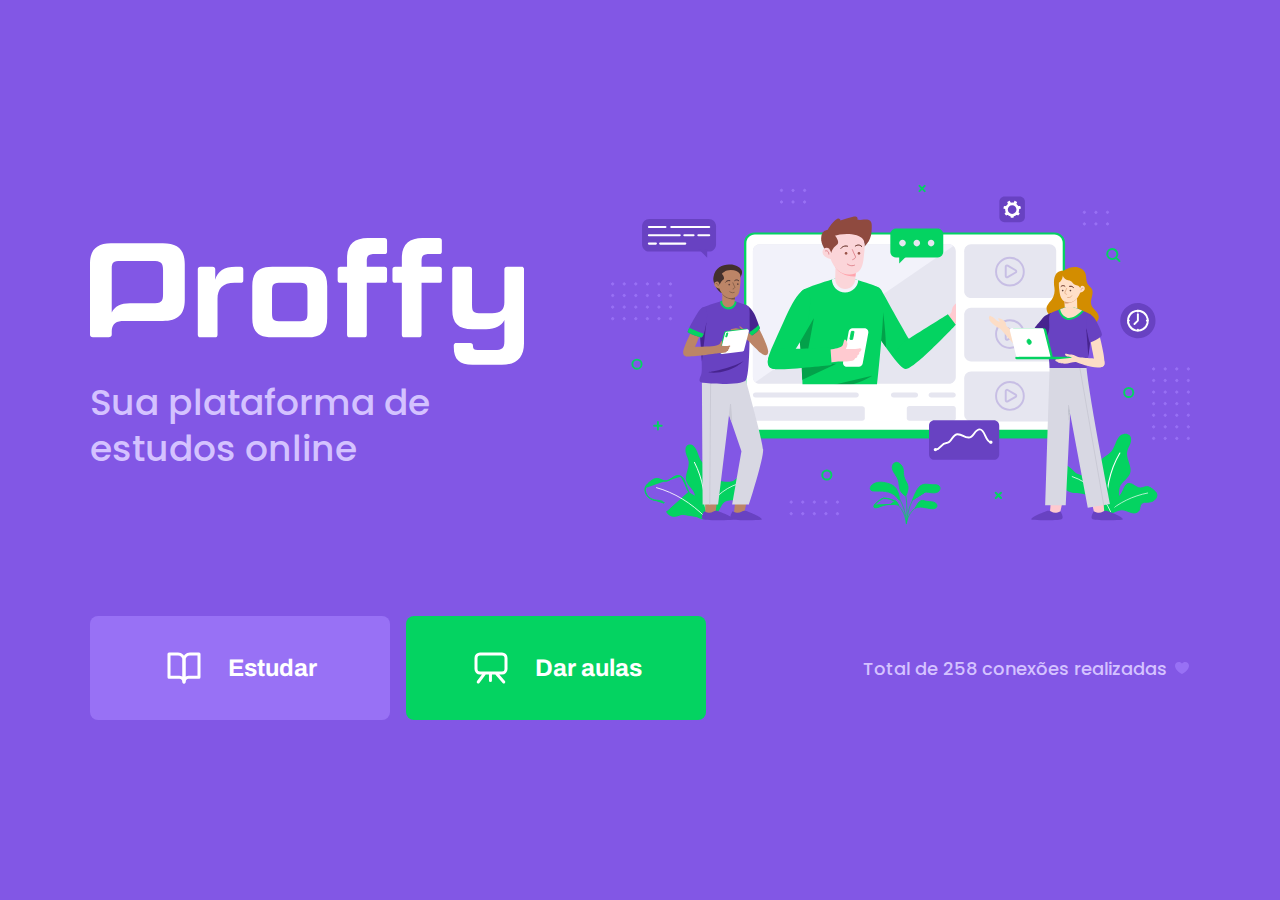
<file: index.html>
<!DOCTYPE html>
<html lang="pt-br">
  <head>
    <meta charset="UTF-8" />
    <meta http-equiv="X-UA-Compatible" content="IE=edge" />
    <meta name="viewport" content="width=device-width, initial-scale=1.0" />
    <title>Proffy | Sua plataforma de estudos online</title>
    <link rel="stylesheet" href="./styles/main.css" />
    <link rel="stylesheet" href="./styles/partials/page-landing.css" />
    <link
      href="https://fonts.googleapis.com/css2?family=Archivo:wght@400;700&amp;family=Poppins:wght@400;600&amp;display=swap"
      rel="stylesheet"
    />
  </head>
  <body id="page-landing">
    <div id="container">
      <div class="logo-container">
        <img src="./images/logo.svg" alt="Proffy" />
        <h2>Sua plataforma de estudos online</h2>
      </div>
      <img
        class="hero-image"
        src="./images/landing.svg"
        alt="Plataforma de Estudos"
      />
      <div class="buttons-container">
        <a class="study" href="./study.html">
          <img src="./images/icons/study.svg" alt="Estudar" />Estudar
        </a>
        <a class="give-classes" href="/give-classes.html"
          ><img src="./images/icons/give-clases.svg" alt="Dar aulas" />Dar
          aulas</a
        >
      </div>
      <p class="total-connections">Total de 258 conexões realizadas<img
          src="./images/icons/purple-heart.svg"
          alt="Coração roxo"
        />
      </p>
    </div>
  </body>
</html>
</file>
<file: styles/main.css>
/* CSS - Cascading Style Sheets*/
:root {
  /* variáveis css*/
  --color-background: #f0f0f7;
  --color-primary-lighter: #9871f5;
  --color-primary-light: #916bea;
  --color-primary: #8257e5;
  --color-primary-dark: #774dd6;
  --color-primary-darker: #6842c2;
  --color-secondary: #04d361;
  --color-secondary-dark: #04bf58;
  --color-title-in-primary: #ffffff;
  --color-text-in-primary: #d4c2ff;
  --color-text-title: #32264d;
  --color-text-complement: #9c98a6;
  --color-text-base: #6a6180;
  --color-line-in-white: #e6e6f0;
  --color-input-background: #f8f8fc;
  --color-button-text: #ffffff;
  --color-box-base: #ffffff;
  --color-box-footer: #fafafc;
  --color-small-info: #c1bccc;

  /* tamanho da fonte padrão: 16px - 100% - 1rem */
  font-size: 60%; /* controle das medidas rem */
}

* {
  margin: 0;
  padding: 0;
  box-sizing: border-box;
}

html,
body {
  height: 100vh; /* height = altura */
}

body {
  background: var(--color-background);
  display: flex;
  align-items: center;
  justify-content: center;
}

body,
input,
button,
textarea {
  /* font: 500 1.6rem Poppins; */
  font-weight: 500;
  font-family: Poppins;
  font-size: 1.6rem;
  color: var(--color-text-base);
}

#container {
  width: 90vw; /* width = largura */
  max-width: 700px;
}

@media (min-width: 700px) {
  :root {
    font-size: 62.5%; /* todo 1rem vai ser relativo a 10px */
  }
}
</file>
<file: styles/partials/page-landing.css>
#page-landing {
  background: var(--color-primary);
}

#page-landing #container {
  color: var(--color-text-in-primary);
}

.logo-container img {
  height: 10rem;
}

.logo-container {
  text-align: center;
  margin-bottom: 3.2rem;
}

.logo-container h2 {
  font-weight: 500;
  font-size: 3.6rem;
  line-height: 4.6rem;
  margin-top: 0.8rem;
}

.hero-image {
  width: 100%;
}

.buttons-container {
  display: flex;
  justify-content: center;
  margin: 3.2rem 0;
}

.buttons-container a {
  width: 30rem;
  height: 10.4rem;
  border-radius: 0.8rem;
  margin-right: 1.6rem;
  font: 700 2.4rem Archivo;
  display: flex;
  align-items: center;
  justify-content: center;
  text-decoration: none;
  transition: background 0.2s;
  color: var(--color-button-text);
}

.buttons-container a img {
  width: 4rem;
  margin-right: 2.4rem;
}

.buttons-container a.study {
  background: var(--color-primary-lighter);
}

.buttons-container a.study:hover {
  background: var(--color-primary-light);
}

.buttons-container a.give-classes {
  background: var(--color-secondary);
  margin-right: 0;
}

.buttons-container a.give-classes:hover {
  background: var(--color-secondary-dark);
}

.total-connections {
  font-size: 1.8rem;
  display: flex;
  align-items: center;
  justify-content: center;
}

.total-connections img {
  margin-left: 0.8rem;
}

@media (max-width: 1100px) {
  :root {
    font-size: 40%; /* modificar as medidas rem */
  }
  .hero-image {
    height: 45rem;
  }
}

@media (min-width: 1100px) {
  #page-landing #container {
    max-width: 1100px;
    display: grid;
    grid-template-columns: 2fr 1fr 2fr;
    grid-template-rows: 350px 104px;
    grid-template-areas:
      "proffy image image"
      "button button texting";
    column-gap: 87px;
    row-gap: 86px;
  }
  .logo-container {
    grid-area: proffy;
    text-align: initial;
    align-self: center;
    margin: 0;
  }
  .logo-container img {
    height: 127px;
  }
  .hero-image {
    grid-area: image;
    height: 350px;
  }
  .buttons-container {
    grid-area: button;
    justify-content: flex-start;
    margin: 0;
  }
  .total-conections {
    grid-area: texting;
    justify-self: end;
    font-size: 1.2rem;
  }
}
</file>
